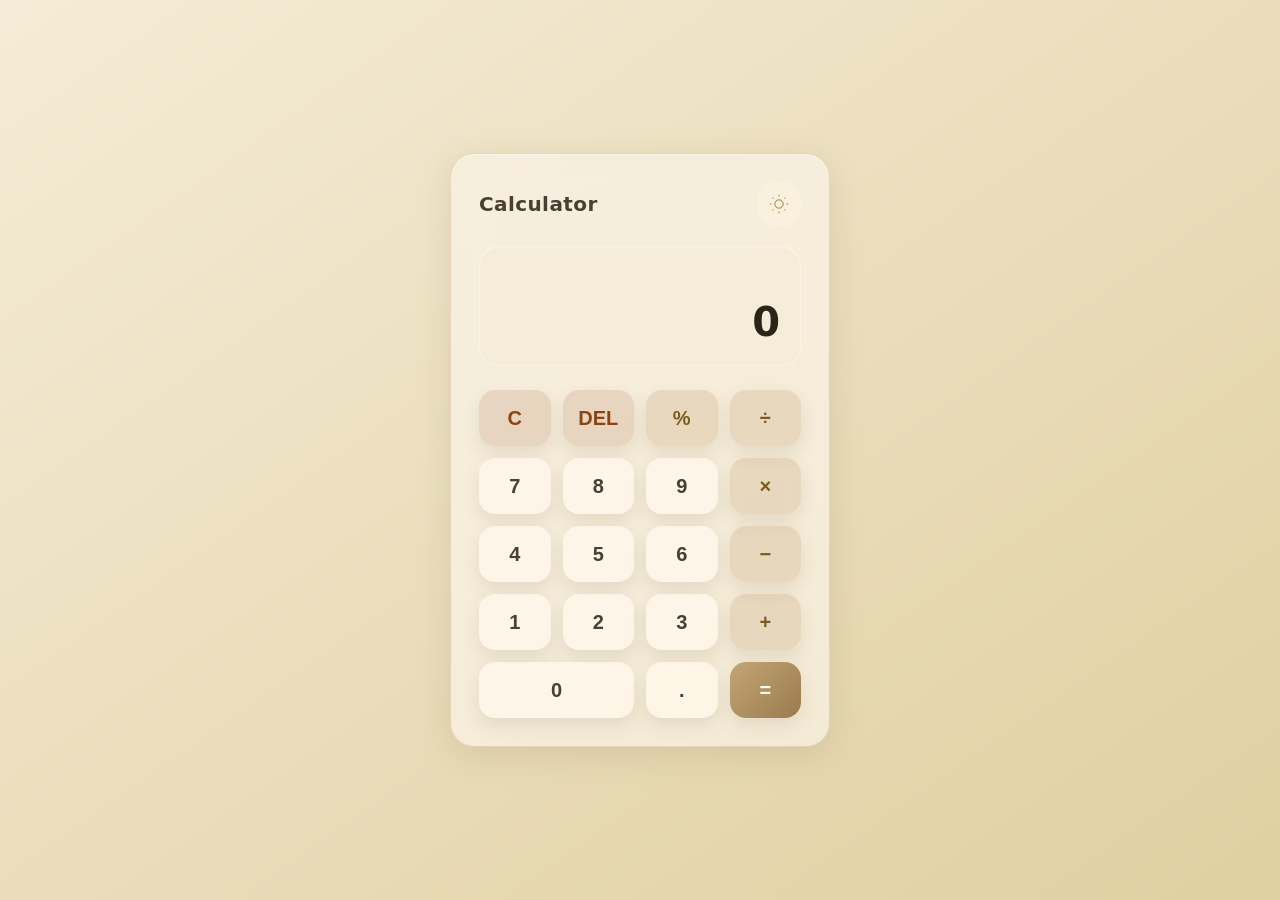
<file: Kalolwala Hatim - Task 1/index.html>
<!DOCTYPE html>
<html lang="en">
<head>
  <meta charset="UTF-8">
  <meta name="viewport" content="width=device-width, initial-scale=1.0">
  <meta name="description" content="A modern calculator web application with light/dark mode support">
  <title>Calculator</title>
  <link rel="stylesheet" href="style.css">
</head>
<body>
  <div class="page-wrapper">

    <div class="calculator" role="application" aria-label="Calculator">
      <header class="calculator-header">
        <h1 class="calculator-title">Calculator</h1>

        
        <button
          class="theme-toggle"
          id="themeToggle"
          type="button"
          aria-label="Toggle light/dark mode"
          title="Toggle theme"
        >
          
          <svg class="icon icon-sun" viewBox="0 0 24 24" aria-hidden="true">
            <circle cx="12" cy="12" r="5"/>
            <line x1="12" y1="1" x2="12" y2="3"/>
            <line x1="12" y1="21" x2="12" y2="23"/>
            <line x1="4.22" y1="4.22" x2="5.64" y2="5.64"/>
            <line x1="18.36" y1="18.36" x2="19.78" y2="19.78"/>
            <line x1="1" y1="12" x2="3" y2="12"/>
            <line x1="21" y1="12" x2="23" y2="12"/>
            <line x1="4.22" y1="19.78" x2="5.64" y2="18.36"/>
            <line x1="18.36" y1="5.64" x2="19.78" y2="4.22"/>
          </svg>
          
          <svg class="icon icon-moon" viewBox="0 0 24 24" aria-hidden="true">
            <path d="M21 12.79A9 9 0 1 1 11.21 3 7 7 0 0 0 21 12.79z"/>
          </svg>
        </button>
      </header>

      
      <section class="display" aria-live="polite" aria-atomic="true">
        <p class="display-expression" id="expression" aria-label="Current expression"></p>
        <p class="display-result" id="result" aria-label="Result">0</p>
      </section>

      
      <section class="buttons" role="group" aria-label="Calculator buttons">
        <button class="btn btn-function" data-action="clear" type="button">C</button>
        <button class="btn btn-function" data-action="delete" type="button">DEL</button>
        <button class="btn btn-operator" data-action="percent" type="button">%</button>
        <button class="btn btn-operator" data-action="operator" data-value="/" type="button">÷</button>

        <button class="btn btn-number" data-action="number" data-value="7" type="button">7</button>
        <button class="btn btn-number" data-action="number" data-value="8" type="button">8</button>
        <button class="btn btn-number" data-action="number" data-value="9" type="button">9</button>
        <button class="btn btn-operator" data-action="operator" data-value="*" type="button">×</button>

        <button class="btn btn-number" data-action="number" data-value="4" type="button">4</button>
        <button class="btn btn-number" data-action="number" data-value="5" type="button">5</button>
        <button class="btn btn-number" data-action="number" data-value="6" type="button">6</button>
        <button class="btn btn-operator" data-action="operator" data-value="-" type="button">−</button>

        <button class="btn btn-number" data-action="number" data-value="1" type="button">1</button>
        <button class="btn btn-number" data-action="number" data-value="2" type="button">2</button>
        <button class="btn btn-number" data-action="number" data-value="3" type="button">3</button>
        <button class="btn btn-operator" data-action="operator" data-value="+" type="button">+</button>

        <button class="btn btn-number btn-zero" data-action="number" data-value="0" type="button">0</button>
        <button class="btn btn-number" data-action="decimal" type="button">.</button>
        <button class="btn btn-equals" data-action="equals" type="button">=</button>
      </section>

    </div>
  </div>

  <script src="script.js"></script>
</body>
</html>
</file>
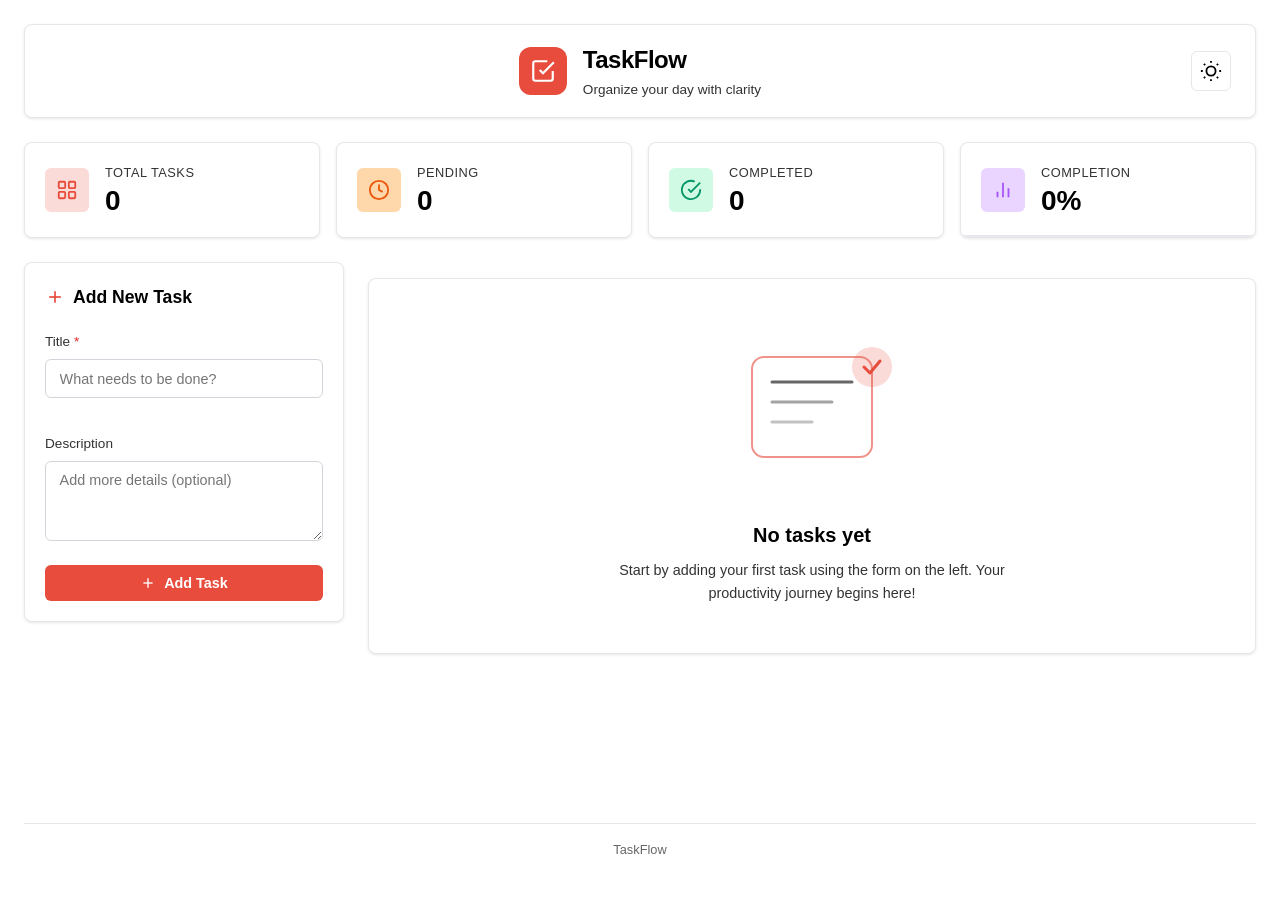
<file: Kalolwala Hatim - Task 3/index.html>
<!DOCTYPE html>
<html lang="en" data-theme="light">
<head>
  <meta charset="UTF-8">
  <meta name="viewport" content="width=device-width, initial-scale=1.0">
  <title>TaskFlow — To-Do Dashboard</title>
  <link rel="stylesheet" href="style.css">
</head>
<body>
  <!-- Toast notification container -->
  <div id="toast-container" class="toast-container" aria-live="polite"></div>

  <!-- Delete confirmation modal -->
  <div id="delete-modal" class="modal-overlay" role="dialog" aria-modal="true" aria-labelledby="modal-title" hidden>
    <div class="modal glass-card">
      <div class="modal-icon">
        <svg viewBox="0 0 24 24" fill="none" stroke="currentColor" stroke-width="2">
          <path d="M3 6h18M8 6V4a2 2 0 012-2h4a2 2 0 012 2v2m3 0v14a2 2 0 01-2 2H7a2 2 0 01-2-2V6h14z"/>
          <line x1="10" y1="11" x2="10" y2="17"/>
          <line x1="14" y1="11" x2="14" y2="17"/>
        </svg>
      </div>
      <h2 id="modal-title">Delete Task?</h2>
      <p id="modal-message">This action cannot be undone. Are you sure you want to delete this task?</p>
      <div class="modal-actions">
        <button type="button" id="modal-cancel" class="btn btn-secondary">Cancel</button>
        <button type="button" id="modal-confirm" class="btn btn-danger">Delete</button>
      </div>
    </div>
  </div>

  <!-- Edit task modal -->
  <div id="edit-modal" class="modal-overlay" role="dialog" aria-modal="true" aria-labelledby="edit-modal-title" hidden>
    <div class="modal glass-card">
      <h2 id="edit-modal-title">Edit Task</h2>
      <form id="edit-form" novalidate>
        <div class="form-group">
          <label for="edit-title">Title <span class="required">*</span></label>
          <input type="text" id="edit-title" placeholder="Task title" maxlength="100" required>
          <span class="error-msg" id="edit-title-error"></span>
        </div>
        <div class="form-group">
          <label for="edit-description">Description</label>
          <textarea id="edit-description" placeholder="Task description" rows="3" maxlength="500"></textarea>
        </div>
        <div class="modal-actions">
          <button type="button" id="edit-cancel" class="btn btn-secondary">Cancel</button>
          <button type="submit" class="btn btn-primary">Save Changes</button>
        </div>
      </form>
    </div>
  </div>

  <div class="app-wrapper">
    <!-- Header -->
    <header class="header glass-card">
      <div class="header-brand">
        <div class="brand-icon">
          <svg viewBox="0 0 24 24" fill="none" stroke="currentColor" stroke-width="2">
            <path d="M9 11l3 3L22 4"/>
            <path d="M21 12v7a2 2 0 01-2 2H5a2 2 0 01-2-2V5a2 2 0 012-2h11"/>
          </svg>
        </div>
        <div>
          <h1>TaskFlow</h1>
          <p class="subtitle">Organize your day with clarity</p>
        </div>
      </div>
      <button type="button" id="theme-toggle" class="theme-toggle" aria-label="Toggle dark mode">
        <svg class="icon-sun" viewBox="0 0 24 24" fill="none" stroke="currentColor" stroke-width="2">
          <circle cx="12" cy="12" r="5"/>
          <line x1="12" y1="1" x2="12" y2="3"/>
          <line x1="12" y1="21" x2="12" y2="23"/>
          <line x1="4.22" y1="4.22" x2="5.64" y2="5.64"/>
          <line x1="18.36" y1="18.36" x2="19.78" y2="19.78"/>
          <line x1="1" y1="12" x2="3" y2="12"/>
          <line x1="21" y1="12" x2="23" y2="12"/>
          <line x1="4.22" y1="19.78" x2="5.64" y2="18.36"/>
          <line x1="18.36" y1="5.64" x2="19.78" y2="4.22"/>
        </svg>
        <svg class="icon-moon" viewBox="0 0 24 24" fill="none" stroke="currentColor" stroke-width="2">
          <path d="M21 12.79A9 9 0 1111.21 3 7 7 0 0021 12.79z"/>
        </svg>
      </button>
    </header>

    <!-- Statistics Dashboard -->
    <section class="stats-grid" aria-label="Task statistics">
      <div class="stat-card glass-card">
        <div class="stat-icon total">
          <svg viewBox="0 0 24 24" fill="none" stroke="currentColor" stroke-width="2">
            <rect x="3" y="3" width="7" height="7" rx="1"/>
            <rect x="14" y="3" width="7" height="7" rx="1"/>
            <rect x="3" y="14" width="7" height="7" rx="1"/>
            <rect x="14" y="14" width="7" height="7" rx="1"/>
          </svg>
        </div>
        <div class="stat-info">
          <span class="stat-label">Total Tasks</span>
          <span class="stat-value" id="stat-total">0</span>
        </div>
      </div>
      <div class="stat-card glass-card">
        <div class="stat-icon pending">
          <svg viewBox="0 0 24 24" fill="none" stroke="currentColor" stroke-width="2">
            <circle cx="12" cy="12" r="10"/>
            <polyline points="12 6 12 12 16 14"/>
          </svg>
        </div>
        <div class="stat-info">
          <span class="stat-label">Pending</span>
          <span class="stat-value" id="stat-pending">0</span>
        </div>
      </div>
      <div class="stat-card glass-card">
        <div class="stat-icon completed">
          <svg viewBox="0 0 24 24" fill="none" stroke="currentColor" stroke-width="2">
            <path d="M22 11.08V12a10 10 0 11-5.93-9.14"/>
            <polyline points="22 4 12 14.01 9 11.01"/>
          </svg>
        </div>
        <div class="stat-info">
          <span class="stat-label">Completed</span>
          <span class="stat-value" id="stat-completed">0</span>
        </div>
      </div>
      <div class="stat-card glass-card">
        <div class="stat-icon percentage">
          <svg viewBox="0 0 24 24" fill="none" stroke="currentColor" stroke-width="2">
            <line x1="18" y1="20" x2="18" y2="10"/>
            <line x1="12" y1="20" x2="12" y2="4"/>
            <line x1="6" y1="20" x2="6" y2="14"/>
          </svg>
        </div>
        <div class="stat-info">
          <span class="stat-label">Completion</span>
          <span class="stat-value" id="stat-percentage">0%</span>
        </div>
        <div class="progress-bar">
          <div class="progress-fill" id="progress-fill"></div>
        </div>
      </div>
    </section>

    <!-- Main content grid -->
    <main class="main-grid">
      <!-- Add Task Form -->
      <section class="add-task-section glass-card">
        <h2 class="section-title">
          <svg viewBox="0 0 24 24" fill="none" stroke="currentColor" stroke-width="2">
            <line x1="12" y1="5" x2="12" y2="19"/>
            <line x1="5" y1="12" x2="19" y2="12"/>
          </svg>
          Add New Task
        </h2>
        <form id="add-task-form" novalidate>
          <div class="form-group">
            <label for="task-title">Title <span class="required">*</span></label>
            <input type="text" id="task-title" placeholder="What needs to be done?" maxlength="100" required>
            <span class="error-msg" id="title-error"></span>
          </div>
          <div class="form-group">
            <label for="task-description">Description</label>
            <textarea id="task-description" placeholder="Add more details (optional)" rows="3" maxlength="500"></textarea>
          </div>
          <button type="submit" class="btn btn-primary btn-full">
            <svg viewBox="0 0 24 24" fill="none" stroke="currentColor" stroke-width="2">
              <line x1="12" y1="5" x2="12" y2="19"/>
              <line x1="5" y1="12" x2="19" y2="12"/>
            </svg>
            Add Task
          </button>
        </form>
      </section>

      <!-- Tasks Panel -->
      <section class="tasks-panel">
        <!-- All Tasks -->
        <div class="task-list" id="pending-list" role="list"></div>
        <div class="task-list hidden-section" id="completed-list" role="list"></div>

        <!-- Empty State -->
        <div id="empty-state" class="empty-state glass-card" hidden>
          <div class="empty-illustration">
            <svg viewBox="0 0 200 160" fill="none">
              <rect x="40" y="30" width="120" height="100" rx="12" fill="var(--glass-bg)" stroke="var(--accent)" stroke-width="2" opacity="0.6"/>
              <line x1="60" y1="55" x2="140" y2="55" stroke="var(--text-muted)" stroke-width="3" stroke-linecap="round"/>
              <line x1="60" y1="75" x2="120" y2="75" stroke="var(--text-muted)" stroke-width="3" stroke-linecap="round" opacity="0.6"/>
              <line x1="60" y1="95" x2="100" y2="95" stroke="var(--text-muted)" stroke-width="3" stroke-linecap="round" opacity="0.4"/>
              <circle cx="160" cy="40" r="20" fill="var(--accent)" opacity="0.2"/>
              <path d="M152 40 L158 46 L168 34" stroke="var(--accent)" stroke-width="3" stroke-linecap="round" stroke-linejoin="round"/>
            </svg>
          </div>
          <h3>No tasks yet</h3>
          <p>Start by adding your first task using the form on the left. Your productivity journey begins here!</p>
        </div>
      </section>
    </main>

    <footer class="footer">
      <p>TaskFlow</p>
    </footer>
  </div>

  <script src="script.js"></script>
</body>
</html>
</file>
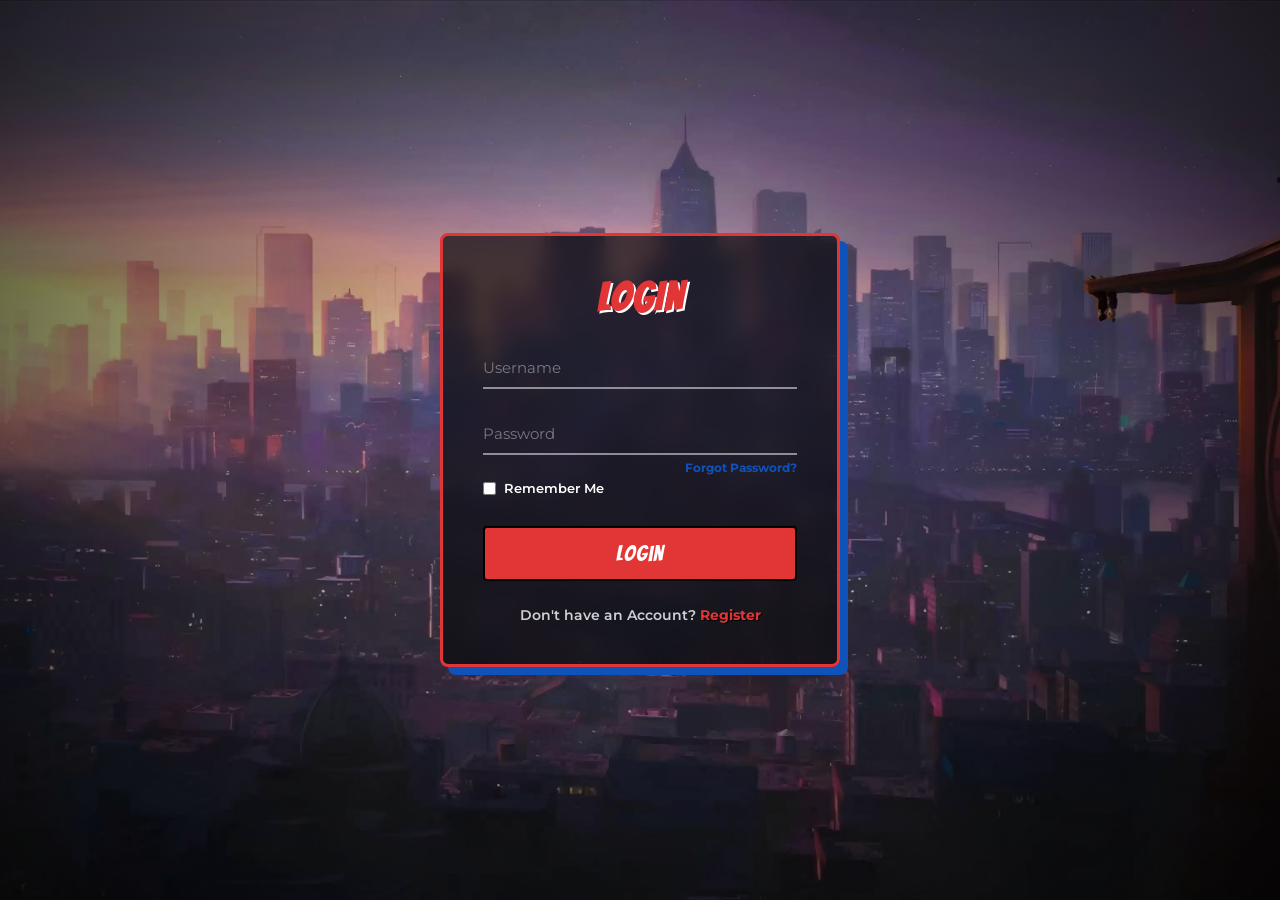
<file: Kalolwala Hatim - Task 4/index.html>
<!DOCTYPE html>
<html lang="en">
<head>
    <meta charset="UTF-8">
    <meta name="viewport" content="width=device-width, initial-scale=1.0">
    <title>Login - Authentication System</title>
    <!-- External stylesheet -->
    <link rel="stylesheet" href="style.css">
</head>
<body>

    <!-- Container for dynamic alert notifications -->
    <div id="alert-container" class="alert-container">
        <div id="alert-message" class="alert"></div>
    </div>

    <!-- 1. LOGIN CARD VIEW -->
    <div id="login-view" class="card active">
        <h2>LOGIN</h2>

        <form id="login-form">
            <div class="form-group">
                <input type="text" id="login-username" required placeholder="Username" autocomplete="username">
            </div>
            
            <div class="form-group">
                <input type="password" id="login-password" required placeholder="Password" autocomplete="current-password">
                <a href="#" class="forgot-pwd">Forgot Password?</a>
            </div>

            <div class="form-group checkbox-group">
                <input type="checkbox" id="remember-me">
                <label for="remember-me">Remember Me</label>
            </div>

            <button type="submit" class="btn">Login</button>
        </form>

        <div class="footer-text">
            Don't have an Account? <a onclick="navigateTo('register')">Register</a>
        </div>
    </div>

    <!-- 2. REGISTER CARD VIEW -->
    <div id="register-view" class="card">
        <h2>REGISTER</h2>

        <form id="register-form">
            <div class="form-group">
                <input type="text" id="register-username" required placeholder="Username" autocomplete="username">
            </div>
            
            <div class="form-group">
                <input type="password" id="register-password" required placeholder="Password" autocomplete="new-password">
            </div>

            <div class="form-group">
                <input type="password" id="register-confirm-password" required placeholder="Confirm Password" autocomplete="new-password">
            </div>

            <button type="submit" class="btn">Register</button>
        </form>

        <div class="footer-text">
            Already have an Account? <a onclick="navigateTo('login')">Login here</a>
        </div>
    </div>

    <!-- 3. PROTECTED DASHBOARD CARD VIEW -->
    <div id="dashboard-view" class="dashboard-fullscreen">
        <div class="dashboard-content">
            <h1 id="welcome-message">Welcome, [username]</h1>
        </div>
        <button id="logout-btn" class="btn btn-logout">Logout</button>
    </div>

    <!-- External JavaScript logic -->
    <script src="script.js"></script>
</body>
</html>
</file>
<file: Kalolwala Hatim - Task 1/style.css>
:root {
  
  --bg-gradient-start: #f5ecd7;
  --bg-gradient-end: #e0cfa0;
  --glass-bg: rgba(250, 243, 230, 0.72);
  --glass-border: rgba(210, 180, 140, 0.45);
  --glass-shadow: rgba(139, 115, 85, 0.18);
  --text-primary: #4a3f35;
  --text-secondary: #8b7355;
  --text-display: #2c2419;
  --btn-number-bg: rgba(255, 248, 235, 0.78);
  --btn-number-hover: rgba(255, 250, 240, 0.95);
  --btn-operator-bg: rgba(180, 140, 90, 0.22);
  --btn-operator-hover: rgba(180, 140, 90, 0.38);
  --btn-operator-text: #7a5c1e;
  --btn-function-bg: rgba(160, 90, 60, 0.16);
  --btn-function-hover: rgba(160, 90, 60, 0.3);
  --btn-function-text: #8b4513;
  --btn-equals-bg: linear-gradient(135deg, #c4a574, #9a7b4f);
  --btn-equals-hover: linear-gradient(135deg, #b8956a, #8a6d42);
  --btn-equals-text: #fffaf0;
  --btn-shadow: rgba(100, 80, 50, 0.12);
  --display-bg: rgba(245, 235, 215, 0.55);
  --toggle-bg: rgba(250, 240, 220, 0.75);
  --toggle-hover: rgba(255, 245, 230, 0.92);
  --icon-color: #8b6914;
  --error-color: #a0522d;
  --glass-inset: rgba(255, 250, 240, 0.5);
  --transition-speed: 0.3s;
}

[data-theme="dark"] {
  --bg-gradient-start: #000000;
  --bg-gradient-end: #1a1a1a;
  --glass-bg: rgba(18, 18, 18, 0.78);
  --glass-border: rgba(70, 70, 70, 0.3);
  --glass-shadow: rgba(0, 0, 0, 0.65);
  --text-primary: #f0f0f0;
  --text-secondary: #9a9a9a;
  --text-display: #ffffff;
  --btn-number-bg: rgba(38, 38, 38, 0.85);
  --btn-number-hover: rgba(52, 52, 52, 0.95);
  --btn-operator-bg: rgba(65, 65, 65, 0.7);
  --btn-operator-hover: rgba(85, 85, 85, 0.85);
  --btn-operator-text: #e8e8e8;
  --btn-function-bg: rgba(110, 45, 45, 0.4);
  --btn-function-hover: rgba(140, 55, 55, 0.55);
  --btn-function-text: #ffaaaa;
  --btn-equals-bg: linear-gradient(135deg, #3a3a3a, #5a5a5a);
  --btn-equals-hover: linear-gradient(135deg, #4a4a4a, #6a6a6a);
  --btn-equals-text: #ffffff;
  --btn-shadow: rgba(0, 0, 0, 0.45);
  --display-bg: rgba(8, 8, 8, 0.65);
  --toggle-bg: rgba(32, 32, 32, 0.85);
  --toggle-hover: rgba(48, 48, 48, 0.95);
  --icon-color: #f5f5f5;
  --error-color: #ff6b6b;
  --glass-inset: rgba(255, 255, 255, 0.06);
}

*,
*::before,
*::after {
  box-sizing: border-box;
  margin: 0;
  padding: 0;
}

html {
  font-size: 16px;
  -webkit-tap-highlight-color: transparent;
}

body {
  font-family: "Segoe UI", system-ui, -apple-system, sans-serif;
  min-height: 100dvh;
  background: linear-gradient(145deg, var(--bg-gradient-start), var(--bg-gradient-end));
  color: var(--text-primary);
  transition: background var(--transition-speed) ease, color var(--transition-speed) ease;
  overflow-x: hidden;
}

.page-wrapper {
  display: flex;
  align-items: center;
  justify-content: center;
  min-height: 100dvh;
  padding: 1.5rem;
}

.calculator {
  width: 100%;
  max-width: 380px;
  padding: 1.75rem;
  border-radius: 1.5rem;
  background: var(--glass-bg);
  border: 1px solid var(--glass-border);
  box-shadow:
    0 8px 32px var(--glass-shadow),
    inset 0 1px 0 var(--glass-inset);
  backdrop-filter: blur(20px);
  -webkit-backdrop-filter: blur(20px);
  transition:
    background var(--transition-speed) ease,
    border-color var(--transition-speed) ease,
    box-shadow var(--transition-speed) ease;
}

.calculator-header {
  display: flex;
  align-items: center;
  justify-content: space-between;
  margin-bottom: 1.25rem;
}

.calculator-title {
  font-size: 1.25rem;
  font-weight: 600;
  letter-spacing: 0.02em;
  color: var(--text-primary);
  transition: color var(--transition-speed) ease;
}



@media (max-width: 400px) {
  .calculator {
    padding: 1.25rem;
    border-radius: 1.25rem;
  }

  .display-result {
    font-size: 2rem;
  }

  .btn {
    font-size: 1.1rem;
    padding: 0.85rem;
    border-radius: 0.75rem;
  }

  .buttons {
    gap: 0.6rem;
  }
}

@media (max-width: 320px) {
  .page-wrapper {
    padding: 0.75rem;
  }

  .display-result {
    font-size: 1.75rem;
  }

  .btn {
    font-size: 1rem;
    padding: 0.75rem;
  }
}

.display {
  display: grid;
  gap: 0.75rem;
  margin-bottom: 1.5rem;
  padding: 1.25rem;
  border-radius: 1.25rem;
  background: var(--display-bg);
  border: 1px solid rgba(255, 255, 255, 0.35);
  box-shadow: inset 0 1px 0 rgba(255, 255, 255, 0.35);
}

.display-expression {
  color: var(--text-secondary);
  font-size: 0.95rem;
  min-height: 1.25rem;
  text-align: right;
  word-break: break-all;
}

.display-result {
  font-size: 2.5rem;
  font-weight: 700;
  color: var(--text-display);
  text-align: right;
  word-break: break-all;
}

.buttons {
  display: grid;
  gap: 0.75rem;
  grid-template-columns: repeat(4, minmax(0, 1fr));
}

.btn {
  display: inline-flex;
  align-items: center;
  justify-content: center;
  min-height: 3.5rem;
  border: none;
  border-radius: 1rem;
  background: var(--btn-number-bg);
  color: var(--text-primary);
  font-size: 1.25rem;
  font-weight: 600;
  transition: transform var(--transition-speed) ease, box-shadow var(--transition-speed) ease, background var(--transition-speed) ease;
  box-shadow: 0 8px 18px var(--btn-shadow);
  cursor: pointer;
}

.btn:hover,
.btn:focus-visible {
  transform: translateY(-1px);
}

.btn-number {
  background: var(--btn-number-bg);
}

.btn-number:hover,
.btn-number:focus-visible {
  background: var(--btn-number-hover);
}

.btn-operator {
  background: var(--btn-operator-bg);
  color: var(--btn-operator-text);
}

.btn-operator:hover,
.btn-operator:focus-visible {
  background: var(--btn-operator-hover);
}

.btn-function {
  background: var(--btn-function-bg);
  color: var(--btn-function-text);
}

.btn-function:hover,
.btn-function:focus-visible {
  background: var(--btn-function-hover);
}

.btn-equals {
  background: var(--btn-equals-bg);
  color: var(--btn-equals-text);
}

.btn-equals:hover,
.btn-equals:focus-visible {
  background: var(--btn-equals-hover);
}

.btn-zero {
  grid-column: span 2;
}

.theme-toggle {
  width: 2.75rem;
  height: 2.75rem;
  border: none;
  border-radius: 1rem;
  background: var(--toggle-bg);
  color: var(--icon-color);
  display: inline-flex;
  align-items: center;
  justify-content: center;
  cursor: pointer;
  transition: background var(--transition-speed) ease, color var(--transition-speed) ease;
}

.theme-toggle:hover,
.theme-toggle:focus-visible {
  background: var(--toggle-hover);
}

.icon {
  width: 1.25rem;
  height: 1.25rem;
  stroke: currentColor;
  fill: none;
}

[data-theme="dark"] .icon-sun {
  display: none;
}

[data-theme="light"] .icon-moon,
:root:not([data-theme]) .icon-moon {
  display: none;
}

.error {
  color: var(--error-color);
}
</file>
<file: Kalolwala Hatim - Task 3/style.css>
/* ============================================
   TaskFlow — To-Do Dashboard Styles
   Glassmorphism design with dark/light themes
   ============================================ */

/* --- CSS Custom Properties (Light Theme) --- */
:root,
[data-theme="light"] {
  --bg-main: #ffffff;
  --bg-secondary: #ffffff;
  --text-primary: #000000;
  --text-secondary: #333333;
  --text-muted: #666666;
  --accent: #e74c3c;
  --accent-hover: #c0392b;
  --accent-light: #fadbd8;
  --success: #059669;
  --success-light: #d1fae5;
  --danger: #dc2626;
  --danger-hover: #b91c1c;
  --danger-light: #fee2e2;
  --pending-color: #ea580c;
  --completed-color: #059669;
  --input-bg: #ffffff;
  --input-border: #d1d5db;
  --modal-overlay: rgba(0, 0, 0, 0.5);
  --toast-bg: #ffffff;
  --scrollbar-thumb: #cccccc;
  --border-color: #e5e7eb;
  --shadow: 0 1px 3px rgba(0, 0, 0, 0.1);
}

/* --- Dark Theme --- */
[data-theme="dark"] {
  --bg-main: #000000;
  --bg-secondary: #000000;
  --text-primary: #ffffff;
  --text-secondary: #e5e5e5;
  --text-muted: #999999;
  --accent: #a78bfa;
  --accent-hover: #c4b5fd;
  --accent-light: #2d1b69;
  --success: #10b981;
  --success-light: #064e3b;
  --danger: #ef4444;
  --danger-hover: #dc2626;
  --danger-light: #7f1d1d;
  --pending-color: #f97316;
  --completed-color: #10b981;
  --input-bg: #111111;
  --input-border: #222222;
  --modal-overlay: rgba(0, 0, 0, 0.9);
  --toast-bg: #111111;
  --scrollbar-thumb: #333333;
  --border-color: #222222;
  --shadow: 0 1px 3px rgba(255, 255, 255, 0.05);
}

/* --- Reset & Base --- */
*,
*::before,
*::after {
  margin: 0;
  padding: 0;
  box-sizing: border-box;
}

html {
  scroll-behavior: smooth;
}

body {
  font-family: -apple-system, BlinkMacSystemFont, 'Segoe UI', Roboto, 'Helvetica Neue', Arial, sans-serif;
  color: var(--text-primary);
  min-height: 100vh;
  background: var(--bg-main);
  transition: background 0.3s ease, color 0.3s ease;
  line-height: 1.6;
  overflow-x: hidden;
}

/* Animated background orbs */
body::before,
body::after {
  display: none;
}

/* --- Layout --- */
.app-wrapper {
  max-width: 1400px;
  margin: 0 auto;
  padding: 1.5rem;
  display: flex;
  flex-direction: column;
  gap: 1.5rem;
  min-height: 100vh;
}

/* --- Glass Card --- */
.glass-card {
  background: var(--bg-secondary);
  border: 1px solid var(--border-color);
  border-radius: 8px;
  box-shadow: var(--shadow);
  transition: transform 0.3s ease, box-shadow 0.3s ease, background 0.3s ease;
}

.glass-card:hover {
  box-shadow: 0 4px 12px rgba(0, 0, 0, 0.15);
}

/* --- Header --- */
.header {
  display: flex;
  align-items: center;
  justify-content: center;
  padding: 1rem 1.5rem;
  background: var(--bg-secondary);
  border-bottom: 1px solid var(--border-color);
  position: relative;
}

.header-brand {
  display: flex;
  align-items: center;
  gap: 1rem;
  flex: 1;
  justify-content: center;
}

.brand-icon {
  width: 48px;
  height: 48px;
  background: #e74c3c;
  border-radius: 12px;
  display: flex;
  align-items: center;
  justify-content: center;
  color: white;
}

[data-theme="dark"] .brand-icon {
  background: #a78bfa;
}

.brand-icon svg {
  width: 26px;
  height: 26px;
}

.header h1 {
  font-size: 1.5rem;
  font-weight: 700;
  letter-spacing: -0.5px;
}

.subtitle {
  font-size: 0.85rem;
  color: var(--text-secondary);
}

/* --- Theme Toggle --- */
.theme-toggle {
  width: 40px;
  height: 40px;
  border-radius: 6px;
  border: 1px solid var(--border-color);
  background: var(--bg-secondary);
  cursor: pointer;
  display: flex;
  align-items: center;
  justify-content: center;
  color: var(--text-primary);
  transition: all 0.3s ease;
  position: absolute;
  right: 1.5rem;
  overflow: hidden;
}

.theme-toggle:hover {
  background: var(--accent-light);
}

.theme-toggle svg {
  width: 22px;
  height: 22px;
  position: absolute;
  transition: transform 0.5s ease, opacity 0.3s ease;
}

.icon-sun { opacity: 1; transform: rotate(0deg); }
.icon-moon { opacity: 0; transform: rotate(-90deg); }

[data-theme="dark"] .icon-sun { opacity: 0; transform: rotate(90deg); }
[data-theme="dark"] .icon-moon { opacity: 1; transform: rotate(0deg); }

/* --- Statistics Grid --- */
.stats-grid {
  display: grid;
  grid-template-columns: repeat(4, 1fr);
  gap: 1rem;
}

.stat-card {
  padding: 1.25rem;
  display: flex;
  align-items: center;
  gap: 1rem;
  position: relative;
  overflow: hidden;
  background: var(--bg-secondary);
  border: 1px solid var(--border-color);
  border-radius: 8px;
}

.stat-card:hover {
  transform: translateY(-2px);
  box-shadow: var(--shadow);
}

.stat-icon {
  width: 44px;
  height: 44px;
  border-radius: 6px;
  display: flex;
  align-items: center;
  justify-content: center;
  flex-shrink: 0;
}

.stat-icon svg {
  width: 22px;
  height: 22px;
}

.stat-icon.total { background: var(--accent-light); color: var(--accent); }
.stat-icon.pending { background: #fed7aa; color: var(--pending-color); }
.stat-icon.completed { background: var(--success-light); color: var(--success); }
.stat-icon.percentage { background: #e9d5ff; color: #a855f7; }

.stat-info {
  display: flex;
  flex-direction: column;
}

.stat-label {
  font-size: 0.8rem;
  color: var(--text-secondary);
  font-weight: 500;
  text-transform: uppercase;
  letter-spacing: 0.5px;
}

.stat-value {
  font-size: 1.75rem;
  font-weight: 700;
  line-height: 1.2;
}

.progress-bar {
  position: absolute;
  bottom: 0;
  left: 0;
  right: 0;
  height: 2px;
  background: var(--border-color);
}

.progress-fill {
  height: 100%;
  background: var(--accent);
  border-radius: 0 2px 2px 0;
  transition: width 0.6s cubic-bezier(0.4, 0, 0.2, 1);
  width: 0%;
}

/* --- Main Grid --- */
.main-grid {
  display: grid;
  grid-template-columns: 320px 1fr;
  gap: 1.5rem;
  flex: 1;
}

/* --- Add Task Section --- */
.add-task-section {
  padding: 1.25rem;
  height: fit-content;
  position: sticky;
  top: 1.5rem;
}

.section-title {
  display: flex;
  align-items: center;
  gap: 0.5rem;
  font-size: 1.1rem;
  font-weight: 600;
  margin-bottom: 1.25rem;
  color: var(--text-primary);
}

.section-title svg {
  width: 20px;
  height: 20px;
  color: var(--accent);
}

/* --- Form Elements --- */
.form-group {
  margin-bottom: 1rem;
}

.form-group label {
  display: block;
  font-size: 0.85rem;
  font-weight: 500;
  margin-bottom: 0.4rem;
  color: var(--text-secondary);
}

.required {
  color: var(--danger);
}

.form-group input,
.form-group textarea {
  width: 100%;
  padding: 0.65rem 0.85rem;
  border: 1px solid var(--input-border);
  border-radius: 6px;
  background: var(--input-bg);
  color: var(--text-primary);
  font-family: inherit;
  font-size: 0.9rem;
  transition: border-color 0.3s ease, box-shadow 0.3s ease;
  outline: none;
}

.form-group input:focus,
.form-group textarea:focus {
  border-color: var(--accent);
  box-shadow: 0 0 0 3px var(--accent-light);
}

.form-group input.error,
.form-group textarea.error {
  border-color: var(--danger);
  box-shadow: 0 0 0 3px var(--danger-light);
}

.form-group textarea {
  resize: vertical;
  min-height: 80px;
}

.error-msg {
  display: block;
  font-size: 0.78rem;
  color: var(--danger);
  margin-top: 0.3rem;
  min-height: 1.1em;
}

/* --- Buttons --- */
.btn {
  display: inline-flex;
  align-items: center;
  justify-content: center;
  gap: 0.5rem;
  padding: 0.65rem 1.15rem;
  border: none;
  border-radius: 6px;
  font-family: inherit;
  font-size: 0.9rem;
  font-weight: 600;
  cursor: pointer;
  transition: all 0.3s ease;
  outline: none;
}

.btn svg {
  width: 16px;
  height: 16px;
}

.btn-primary {
  background: var(--accent);
  color: white;
}

.btn-primary:hover {
  background: var(--accent-hover);
}

.btn-primary:active {
  transform: scale(0.98);
}

.btn-secondary {
  background: var(--border-color);
  color: var(--text-primary);
  border: 1px solid var(--border-color);
}

.btn-secondary:hover {
  background: var(--accent-light);
}

.btn-danger {
  background: var(--danger);
  color: white;
}

.btn-danger:hover {
  background: var(--danger-hover);
}

.btn-full {
  width: 100%;
}

.btn-icon {
  width: 32px;
  height: 32px;
  padding: 0;
  border-radius: 6px;
  border: 1px solid var(--border-color);
  background: var(--bg-secondary);
  color: var(--text-secondary);
  cursor: pointer;
  display: flex;
  align-items: center;
  justify-content: center;
  transition: all 0.25s ease;
}

.btn-icon svg {
  width: 16px;
  height: 16px;
}

.btn-icon:hover {
  transform: scale(1.05);
}

.btn-icon.edit:hover {
  background: var(--accent-light);
  color: var(--accent);
  border-color: var(--accent);
}

.btn-icon.complete:hover {
  background: var(--success-light);
  color: var(--success);
  border-color: var(--success);
}

.btn-icon.delete:hover {
  background: var(--danger-light);
  color: var(--danger);
  border-color: var(--danger);
}

/* --- Controls (Search & Filter) --- */
.controls {
  display: none;
}

/* --- Task Sections --- */
.tasks-panel {
  display: flex;
  flex-direction: column;
  gap: 1rem;
}

.task-section {
  display: none;
}

.section-header {
  display: none;
}

.badge-count {
  display: inline-flex;
  align-items: center;
  justify-content: center;
  min-width: 22px;
  height: 22px;
  padding: 0 6px;
  border-radius: 11px;
  background: var(--accent-light);
  color: var(--accent);
  font-size: 0.7rem;
  font-weight: 700;
  margin-left: 0.5rem;
}

.badge-count.completed-badge {
  background: var(--success-light);
  color: var(--success);
}

.task-list {
  display: flex;
  flex-direction: column;
  gap: 0.75rem;
}

/* --- Task Card --- */
.task-card {
  background: var(--bg-secondary);
  border: 1px solid var(--border-color);
  border-radius: 8px;
  padding: 1rem;
  display: grid;
  grid-template-columns: 1fr auto;
  gap: 1rem;
  transition: all 0.35s cubic-bezier(0.4, 0, 0.2, 1);
  animation: slideIn 0.4s ease forwards;
  position: relative;
  overflow: hidden;
}

.task-card::before {
  content: '';
  position: absolute;
  left: 0;
  top: 0;
  bottom: 0;
  width: 3px;
  border-radius: 3px 0 0 3px;
  transition: background 0.3s ease;
}

.task-card.pending::before { background: var(--pending-color); }
.task-card.completed::before { background: var(--completed-color); }

.task-card:hover {
  transform: translateY(-2px);
  box-shadow: 0 4px 12px rgba(0, 0, 0, 0.1);
}

.task-card.removing {
  animation: slideOut 0.35s ease forwards;
}

.task-card.completing {
  animation: completePulse 0.5s ease;
}

@keyframes slideIn {
  from {
    opacity: 0;
    transform: translateY(15px);
  }
  to {
    opacity: 1;
    transform: translateY(0);
  }
}

@keyframes slideOut {
  to {
    opacity: 0;
    transform: translateX(30px);
    max-height: 0;
    padding: 0;
    margin: 0;
  }
}

@keyframes completePulse {
  0% { transform: scale(1); }
  50% { transform: scale(1.02); box-shadow: 0 0 20px var(--success-light); }
  100% { transform: scale(1); }
}

.task-content {
  display: flex;
  flex-direction: column;
  gap: 0.5rem;
  min-width: 0;
}

.task-header {
  display: flex;
  align-items: flex-start;
  gap: 0.75rem;
  flex-wrap: wrap;
}

.task-title {
  font-size: 1.05rem;
  font-weight: 600;
  color: var(--text-primary);
  word-break: break-word;
}

.task-card.completed .task-title {
  text-decoration: line-through;
  opacity: 0.7;
}

.status-badge {
  display: inline-flex;
  align-items: center;
  gap: 4px;
  padding: 0.2rem 0.65rem;
  border-radius: 20px;
  font-size: 0.72rem;
  font-weight: 600;
  text-transform: uppercase;
  letter-spacing: 0.5px;
  flex-shrink: 0;
}

.status-badge.pending {
  background: rgba(245, 158, 11, 0.15);
  color: var(--pending-color);
}

.status-badge.completed {
  background: var(--success-light);
  color: var(--success);
}

.task-description {
  font-size: 0.88rem;
  color: var(--text-secondary);
  line-height: 1.5;
  word-break: break-word;
}

.task-description:empty::before {
  content: 'No description provided';
  font-style: italic;
  color: var(--text-muted);
}

.task-meta {
  display: flex;
  flex-wrap: wrap;
  gap: 1rem;
  margin-top: 0.25rem;
}

.meta-item {
  display: flex;
  align-items: center;
  gap: 0.35rem;
  font-size: 0.78rem;
  color: var(--text-muted);
}

.meta-item svg {
  width: 14px;
  height: 14px;
  flex-shrink: 0;
}

.task-actions {
  display: flex;
  flex-direction: column;
  gap: 0.4rem;
  align-items: flex-end;
  justify-content: flex-start;
}

/* --- Empty State --- */
.empty-state {
  padding: 3rem 2rem;
  text-align: center;
  animation: slideIn 0.5s ease;
}

.empty-illustration {
  margin-bottom: 1.5rem;
}

.empty-illustration svg {
  width: 200px;
  height: 160px;
  animation: float 6s ease-in-out infinite;
}

.empty-state h3 {
  font-size: 1.25rem;
  margin-bottom: 0.5rem;
}

.empty-state p {
  color: var(--text-secondary);
  max-width: 400px;
  margin: 0 auto;
  font-size: 0.9rem;
}

/* --- Modal --- */
.modal-overlay {
  position: fixed;
  inset: 0;
  background: var(--modal-overlay);
  display: flex;
  align-items: center;
  justify-content: center;
  z-index: 1000;
  padding: 1rem;
  animation: fadeIn 0.3s ease;
}

.modal-overlay[hidden] {
  display: none;
}

@keyframes fadeIn {
  from { opacity: 0; }
  to { opacity: 1; }
}

.modal {
  padding: 1.5rem;
  max-width: 400px;
  width: 100%;
  animation: modalSlide 0.3s ease;
  background: var(--bg-secondary);
  border: 1px solid var(--border-color);
  border-radius: 8px;
}

@keyframes modalSlide {
  from {
    opacity: 0;
    transform: translateY(-20px) scale(0.95);
  }
  to {
    opacity: 1;
    transform: translateY(0) scale(1);
  }
}

.modal-icon {
  width: 50px;
  height: 50px;
  border-radius: 50%;
  background: var(--danger-light);
  color: var(--danger);
  display: flex;
  align-items: center;
  justify-content: center;
  margin: 0 auto 1rem;
}

.modal-icon svg {
  width: 24px;
  height: 24px;
}

.modal h2 {
  text-align: center;
  font-size: 1.1rem;
  margin-bottom: 0.5rem;
}

.modal p {
  text-align: center;
  color: var(--text-secondary);
  font-size: 0.9rem;
  margin-bottom: 1.25rem;
}

.modal-actions {
  display: flex;
  gap: 0.75rem;
  justify-content: flex-end;
}

.modal-actions .btn {
  flex: 1;
}

/* --- Toast Notifications --- */
.toast-container {
  position: fixed;
  top: 1.5rem;
  right: 1.5rem;
  z-index: 2000;
  display: flex;
  flex-direction: column;
  gap: 0.5rem;
  pointer-events: none;
}

.toast {
  background: var(--toast-bg);
  border: 1px solid var(--border-color);
  border-radius: 8px;
  padding: 0.75rem 1rem;
  display: flex;
  align-items: center;
  gap: 0.75rem;
  box-shadow: var(--shadow);
  animation: toastIn 0.4s ease forwards;
  pointer-events: auto;
  min-width: 260px;
  max-width: 380px;
}

.toast.removing {
  animation: toastOut 0.3s ease forwards;
}

@keyframes toastIn {
  from {
    opacity: 0;
    transform: translateX(100%);
  }
  to {
    opacity: 1;
    transform: translateX(0);
  }
}

@keyframes toastOut {
  to {
    opacity: 0;
    transform: translateX(100%);
  }
}

.toast-icon {
  width: 28px;
  height: 28px;
  border-radius: 6px;
  display: flex;
  align-items: center;
  justify-content: center;
  flex-shrink: 0;
}

.toast-icon svg {
  width: 16px;
  height: 16px;
}

.toast-icon.success { background: var(--success-light); color: var(--success); }
.toast-icon.info { background: var(--accent-light); color: var(--accent); }
.toast-icon.warning { background: var(--danger-light); color: var(--danger); }
.toast-icon.edit { background: #e9d5ff; color: #a855f7; }

.toast-message {
  font-size: 0.85rem;
  font-weight: 500;
  color: var(--text-primary);
}

/* --- Footer --- */
.footer {
  text-align: center;
  padding: 1rem;
  color: var(--text-muted);
  font-size: 0.8rem;
  border-top: 1px solid var(--border-color);
  background: var(--bg-secondary);
}

/* --- Hidden utility --- */
.hidden-section {
  display: none !important;
}

.no-results {
  text-align: center;
  padding: 2rem;
  color: var(--text-muted);
  font-size: 0.9rem;
}

/* --- Responsive: Tablet --- */
@media (max-width: 1024px) {
  .stats-grid {
    grid-template-columns: repeat(2, 1fr);
  }

  .main-grid {
    grid-template-columns: 1fr;
  }

  .add-task-section {
    position: static;
  }
}

/* --- Responsive: Mobile --- */
@media (max-width: 640px) {
  .app-wrapper {
    padding: 1rem;
    gap: 1rem;
  }

  .header {
    padding: 1rem;
  }

  .header h1 {
    font-size: 1.25rem;
  }

  .stats-grid {
    grid-template-columns: repeat(2, 1fr);
    gap: 0.75rem;
  }

  .stat-card {
    padding: 1rem;
    flex-direction: column;
    text-align: center;
    gap: 0.5rem;
  }

  .stat-value {
    font-size: 1.5rem;
  }

  .controls {
    flex-direction: column;
    align-items: stretch;
  }

  .filter-group {
    justify-content: center;
  }

  .filter-btn {
    flex: 1;
    text-align: center;
    padding: 0.5rem 0.5rem;
    font-size: 0.75rem;
  }

  .task-card {
    grid-template-columns: 1fr;
  }

  .task-actions {
    flex-direction: row;
    justify-content: flex-end;
  }

  .modal {
    padding: 1.5rem;
  }

  .modal-actions {
    flex-direction: column;
  }

  .toast-container {
    left: 1rem;
    right: 1rem;
    top: 1rem;
  }

  .toast {
    min-width: unset;
  }
}

/* --- Scrollbar --- */
::-webkit-scrollbar {
  width: 6px;
}

::-webkit-scrollbar-track {
  background: transparent;
}

::-webkit-scrollbar-thumb {
  background: var(--scrollbar-thumb);
  border-radius: 3px;
}
</file>
<file: Kalolwala Hatim - Task 4/style.css>
@import url('https://fonts.googleapis.com/css2?family=Bangers&family=Montserrat:wght@400;600;700&display=swap');

* {
    margin: 0;
    padding: 0;
    box-sizing: border-box;
}

body {
    /* Spider-Verse Neon City background from local file */
    background: url('world.jpg') no-repeat center center/cover;
    background-color: #0f1626;
    font-family: 'Montserrat', sans-serif;
    display: flex;
    justify-content: center;
    align-items: center;
    min-height: 100vh;
    padding: 20px;
    position: relative;
}

/* Optional overlay for better text readability */
body::before {
    content: '';
    position: absolute;
    top:0; left:0; width:100%; height:100%;
    background: radial-gradient(circle, transparent 10%, rgba(0,0,0,0.7) 100%);
    z-index: -1;
}

.card {
    background: rgba(10, 10, 15, 0.7);
    backdrop-filter: blur(10px);
    -webkit-backdrop-filter: blur(10px);
    border: 3px solid #E23636; /* Spidey Red */
    border-radius: 8px; /* Sharper edges for comic feel */
    width: 100%;
    max-width: 400px;
    padding: 40px 40px;
    box-shadow: 8px 8px 0px #0F52BA; /* Spidey Blue comic shadow */
    text-align: center;
    display: none; 
}

.card.active {
    display: block; 
}

.card h2 {
    margin-bottom: 30px;
    font-family: 'Bangers', cursive;
    font-size: 40px;
    letter-spacing: 2px;
    color: #E23636;
    text-shadow: 2px 2px 0px #fff;
    text-transform: uppercase;
}

.form-group {
    margin-bottom: 25px;
    position: relative;
    text-align: left;
}

.form-group input[type="text"],
.form-group input[type="password"] {
    width: 100%;
    padding: 10px 0;
    background: transparent;
    border: none;
    border-bottom: 2px solid rgba(255,255,255,0.5);
    color: #fff;
    font-family: inherit;
    font-size: 15px;
    font-weight: 600;
    outline: none;
    transition: border-color 0.3s ease;
}

.form-group input[type="text"]::placeholder,
.form-group input[type="password"]::placeholder {
    color: rgba(255,255,255,0.4);
    font-weight: 400;
}

.form-group input:focus {
    border-bottom: 2px solid #E23636;
}

.forgot-pwd {
    position: absolute;
    right: 0;
    bottom: -20px;
    font-size: 12px;
    font-weight: 700;
    color: #0F52BA; /* Blue link */
    text-decoration: none;
    transition: color 0.2s;
}

.forgot-pwd:hover {
    text-decoration: underline;
    color: #fff;
}

.checkbox-group {
    display: flex;
    align-items: center;
    margin-top: 15px;
    margin-bottom: 30px;
    font-size: 13px;
    font-weight: 600;
    color: #fff;
}

.checkbox-group input {
    margin-right: 8px;
    accent-color: #E23636;
}

.btn {
    width: 100%;
    padding: 14px;
    border-radius: 4px;
    border: 2px solid #000;
    background: #E23636;
    color: #fff;
    font-family: 'Bangers', cursive;
    font-size: 22px;
    letter-spacing: 1px;
    cursor: pointer;
    transition: transform 0.1s ease, box-shadow 0.1s ease;
}

.btn:hover {
    background: #c22929;
    transform: translate(-2px, -2px);
    box-shadow: 4px 4px 0px #0F52BA;
}

.btn:active {
    transform: translate(0, 0);
    box-shadow: 0px 0px 0px #0F52BA;
}

.footer-text {
    margin-top: 25px;
    font-size: 14px;
    font-weight: 600;
    color: rgba(255,255,255,0.8);
}

.footer-text a {
    color: #E23636;
    text-decoration: none;
    font-weight: 700;
    cursor: pointer;
    text-shadow: 1px 1px 0px #000;
}

.footer-text a:hover {
    text-decoration: underline;
    color: #fff;
}

/* Alert notifications */
.alert-container {
    margin-bottom: 20px;
    display: none;
    position: fixed;
    top: 20px;
    width: calc(100% - 40px);
    max-width: 420px;
    z-index: 1000;
}

.alert {
    padding: 12px 16px;
    border-radius: 4px;
    font-family: 'Bangers', cursive;
    font-size: 18px;
    letter-spacing: 1px;
    text-align: left;
    margin-bottom: 10px;
    border: 2px solid #000;
    box-shadow: 4px 4px 0px #000;
    background: #fff;
    color: #000;
}

.alert-success {
    background: #0F52BA;
    color: #fff;
}

.alert-danger {
    background: #E23636;
    color: #fff;
}

/* Dashboard styles */
.dashboard-fullscreen {
    display: none;
    width: 100%;
    height: 100vh;
    position: absolute;
    top: 0;
    left: 0;
    justify-content: center;
    align-items: center;
    text-align: center;
}

.dashboard-fullscreen.active {
    display: flex;
}

.dashboard-content {
    max-width: 700px;
    padding: 40px;
}

.dashboard-content h1 {
    font-family: 'Bangers', cursive;
    font-size: 70px;
    letter-spacing: 4px;
    color: #E23636;
    text-shadow: 4px 4px 0px #0F52BA, 6px 6px 0px #fff;
    margin-bottom: 20px;
    transform: rotate(-3deg); /* Comic book tilt */
}

.btn-logout {
    position: fixed;
    top: 30px;
    right: 30px;
    width: auto;
    padding: 10px 24px;
    background: #000;
    color: #fff;
    border: 2px solid #E23636;
    box-shadow: 4px 4px 0px #E23636;
    font-family: 'Bangers', cursive;
    font-size: 20px;
    letter-spacing: 1px;
}

.btn-logout:hover {
    background: #222;
    transform: translate(-2px, -2px);
    box-shadow: 6px 6px 0px #E23636;
}
</file>
